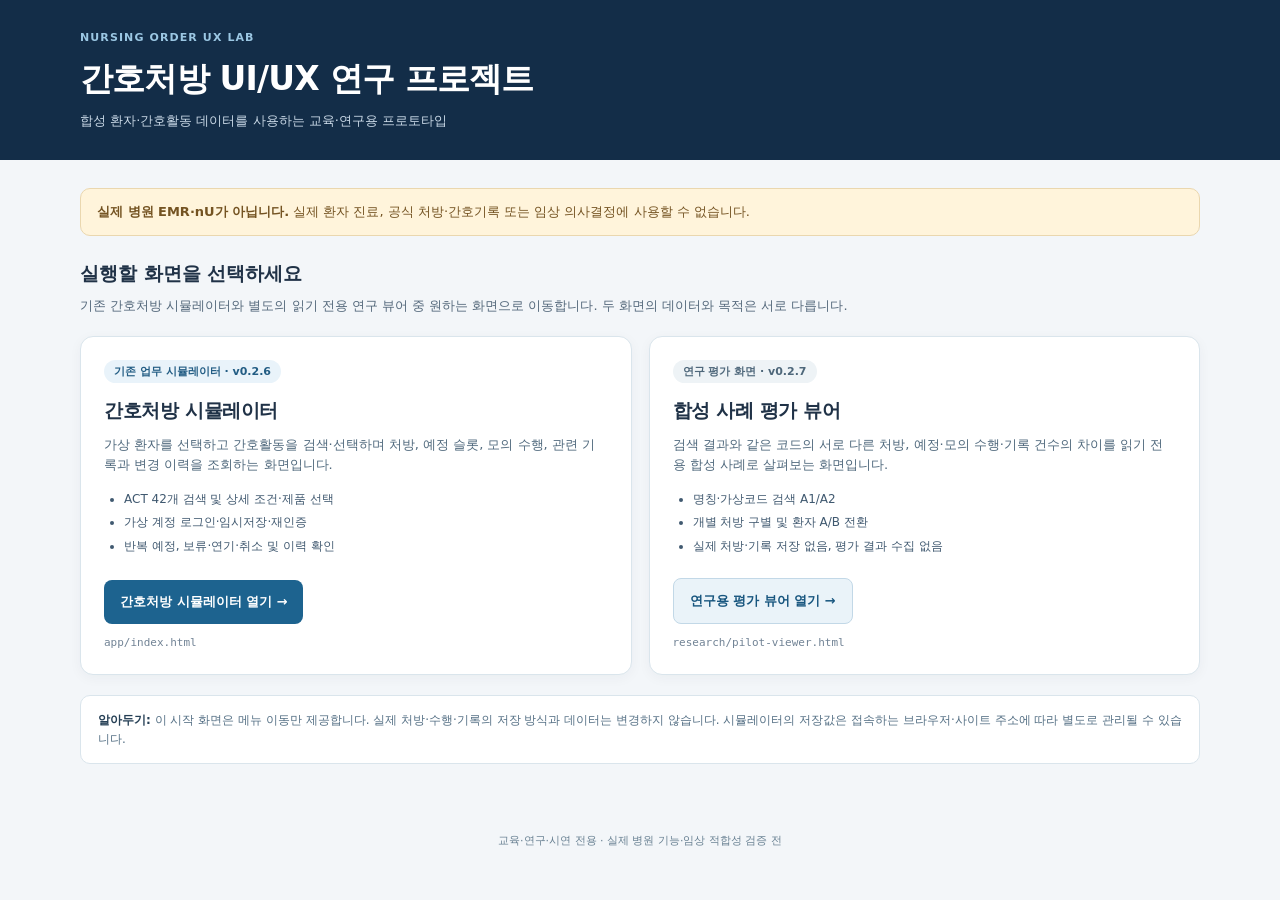
<file: index.html>
<!doctype html>
<html lang="ko">
<head>
  <meta charset="utf-8">
  <meta name="viewport" content="width=device-width, initial-scale=1">
  <meta name="color-scheme" content="light">
  <title>Nursing Order UX Lab · 시작 화면</title>
  <style>
    :root { font: 15px/1.55 system-ui,-apple-system,"Segoe UI","Malgun Gothic",sans-serif; color:#203247; background:#f3f6f9; }
    * { box-sizing:border-box; }
    body { margin:0; min-height:100vh; }
    .top { background:#132d48; color:#fff; padding:29px max(24px,calc((100% - 1120px)/2)); }
    .eyebrow { display:block; color:#9bc7e3; font-size:11px; letter-spacing:1.1px; font-weight:750; margin-bottom:7px; }
    h1,h2,p { margin:0; }
    h1 { font-size:clamp(24px,3.2vw,33px); letter-spacing:-.8px; }
    .top p { color:#cad9e7; margin-top:7px; font-size:13px; }
    main { max-width:1168px; padding:0 24px 36px; margin:28px auto; }
    .notice { border:1px solid #ead7af; color:#745322; background:#fff4db; border-radius:10px; padding:13px 16px; font-size:13px; margin-bottom:23px; }
    .intro h2 { font-size:19px; margin-bottom:7px; }
    .intro p { color:#54687b; font-size:13px; }
    .choices { display:grid; grid-template-columns:repeat(2,minmax(0,1fr)); gap:17px; margin-top:20px; }
    .card { background:#fff; border:1px solid #dae5ec; border-radius:13px; padding:23px; display:flex; flex-direction:column; align-items:flex-start; box-shadow:0 3px 13px rgba(19,45,72,.045); }
    .pill { display:inline-block; border-radius:18px; padding:3px 10px; background:#e9f3fa; color:#235d84; font-weight:750; font-size:11px; margin-bottom:13px; }
    .pill.secondary { background:#eef3f6; color:#4e677a; }
    .card h2 { font-size:19px; letter-spacing:-.35px; margin-bottom:9px; }
    .card p { font-size:13px; color:#50697d; margin-bottom:15px; }
    .card ul { margin:0 0 22px; padding-left:20px; color:#405970; font-size:12px; }
    .card li+li { margin-top:5px; }
    .link { margin-top:auto; display:inline-flex; align-items:center; justify-content:center; background:#1d638f; color:white; text-decoration:none; font-weight:750; font-size:13px; border-radius:8px; padding:12px 16px; min-height:44px; }
    .link:hover { background:#124d76; }
    .link.secondary { background:#eaf3f9; color:#18567f; border:1px solid #c2d8e7; }
    .link.secondary:hover { background:#dcecf7; }
    .link:focus-visible { outline:3px solid #f0ad30; outline-offset:3px; }
    .path { color:#718395; font:11px/1.5 ui-monospace,"Consolas",monospace; margin-top:11px; }
    .bottom { margin-top:20px; background:#fff; border:1px solid #dae5ec; border-radius:10px; padding:15px 17px; font-size:12px; color:#557085; }
    .bottom strong { color:#253f55; }
    footer { padding:4px 24px 28px; color:#688092; text-align:center; font-size:11px; }
    @media(max-width:740px) { .choices{grid-template-columns:1fr;} .top{padding:25px 24px;} main{margin-top:18px;} }
  </style>
</head>
<body>
  <header class="top">
    <span class="eyebrow">NURSING ORDER UX LAB</span>
    <h1>간호처방 UI/UX 연구 프로젝트</h1>
    <p>합성 환자·간호활동 데이터를 사용하는 교육·연구용 프로토타입</p>
  </header>
  <main>
    <div class="notice" role="note"><strong>실제 병원 EMR·nU가 아닙니다.</strong> 실제 환자 진료, 공식 처방·간호기록 또는 임상 의사결정에 사용할 수 없습니다.</div>
    <section class="intro" aria-labelledby="choose-title">
      <h2 id="choose-title">실행할 화면을 선택하세요</h2>
      <p>기존 간호처방 시뮬레이터와 별도의 읽기 전용 연구 뷰어 중 원하는 화면으로 이동합니다. 두 화면의 데이터와 목적은 서로 다릅니다.</p>
    </section>
    <nav class="choices" aria-label="프로그램 선택">
      <section class="card" aria-labelledby="sim-title">
        <span class="pill">기존 업무 시뮬레이터 · v0.2.6</span>
        <h2 id="sim-title">간호처방 시뮬레이터</h2>
        <p>가상 환자를 선택하고 간호활동을 검색·선택하며 처방, 예정 슬롯, 모의 수행, 관련 기록과 변경 이력을 조회하는 화면입니다.</p>
        <ul>
          <li>ACT 42개 검색 및 상세 조건·제품 선택</li>
          <li>가상 계정 로그인·임시저장·재인증</li>
          <li>반복 예정, 보류·연기·취소 및 이력 확인</li>
        </ul>
        <a class="link" href="app/index.html" aria-label="간호처방 시뮬레이터 v0.2.6 열기">간호처방 시뮬레이터 열기 →</a>
        <span class="path">app/index.html</span>
      </section>
      <section class="card" aria-labelledby="pilot-title">
        <span class="pill secondary">연구 평가 화면 · v0.2.7</span>
        <h2 id="pilot-title">합성 사례 평가 뷰어</h2>
        <p>검색 결과와 같은 코드의 서로 다른 처방, 예정·모의 수행·기록 건수의 차이를 읽기 전용 합성 사례로 살펴보는 화면입니다.</p>
        <ul>
          <li>명칭·가상코드 검색 A1/A2</li>
          <li>개별 처방 구별 및 환자 A/B 전환</li>
          <li>실제 처방·기록 저장 없음, 평가 결과 수집 없음</li>
        </ul>
        <a class="link secondary" href="research/pilot-viewer.html" aria-label="읽기 전용 연구용 평가 뷰어 v0.2.7 열기">연구용 평가 뷰어 열기 →</a>
        <span class="path">research/pilot-viewer.html</span>
      </section>
    </nav>
    <div class="bottom"><strong>알아두기:</strong> 이 시작 화면은 메뉴 이동만 제공합니다. 실제 처방·수행·기록의 저장 방식과 데이터는 변경하지 않습니다. 시뮬레이터의 저장값은 접속하는 브라우저·사이트 주소에 따라 별도로 관리될 수 있습니다.</div>
  </main>
  <footer>교육·연구·시연 전용 · 실제 병원 기능·임상 적합성 검증 전</footer>
</body>
</html>
</file>
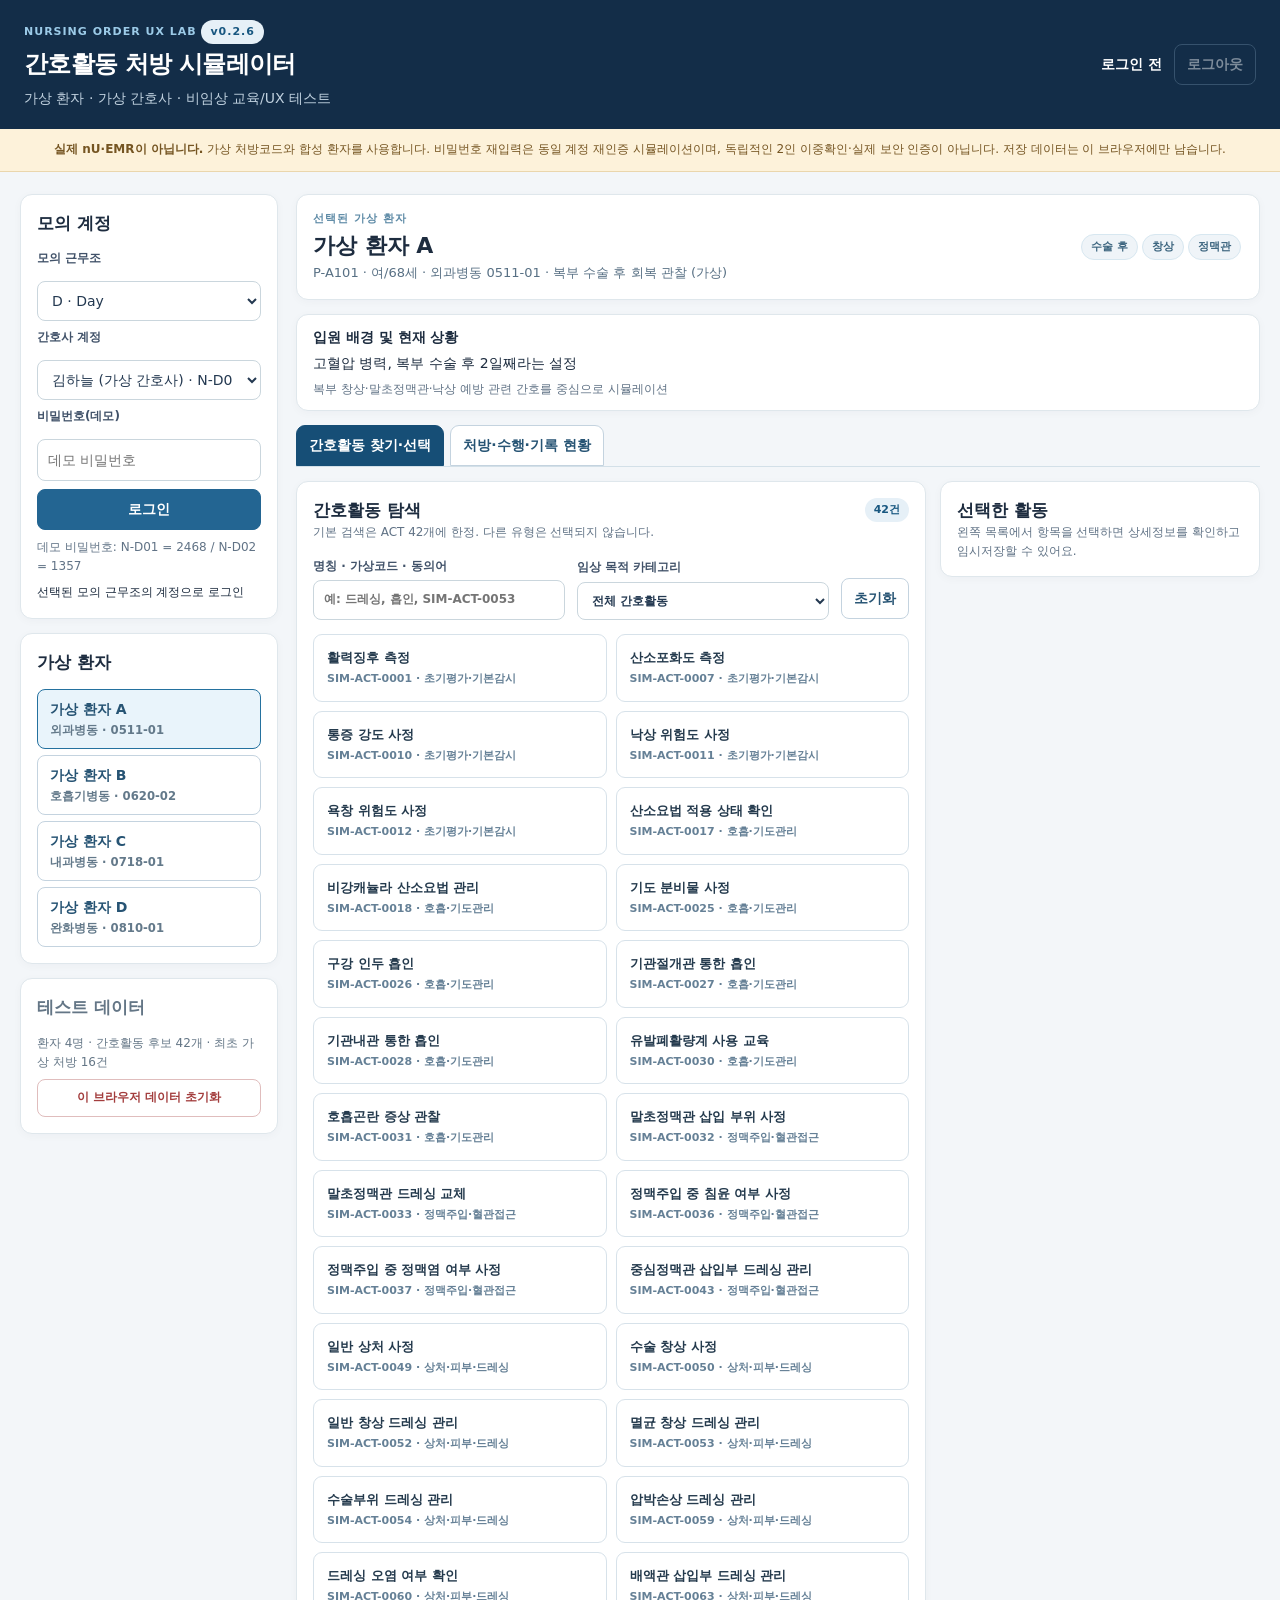
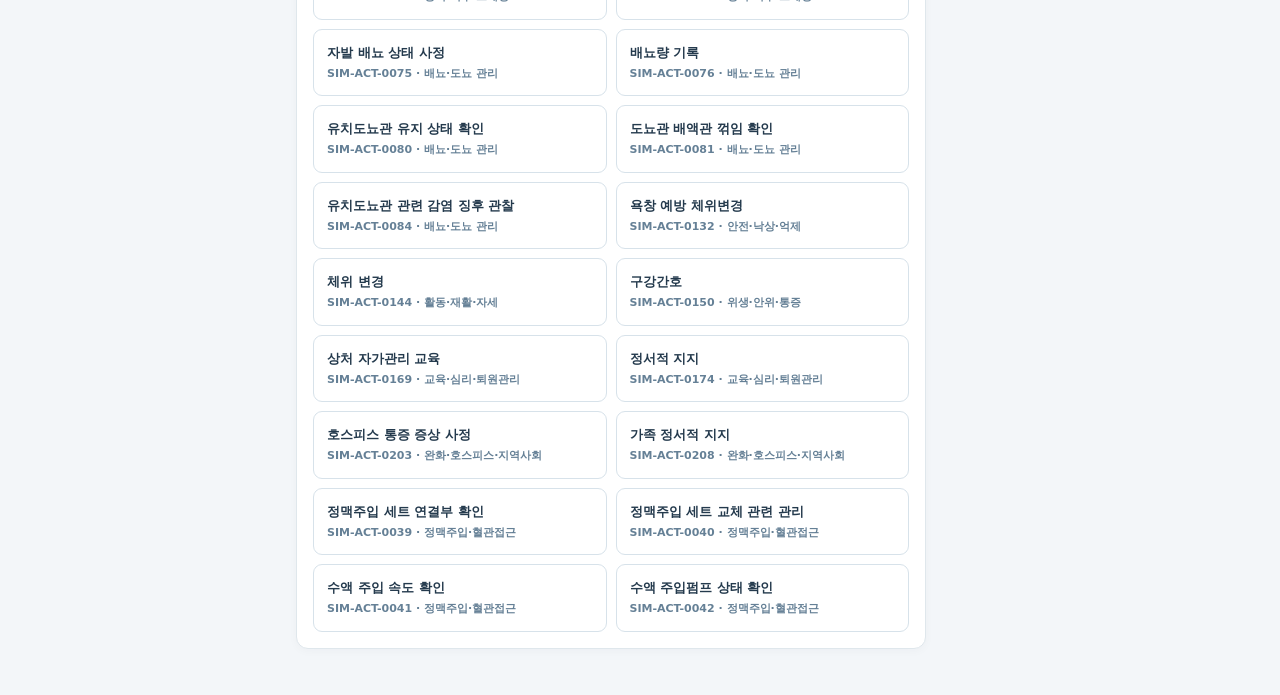
<file: app/index.html>
<!doctype html><html lang="ko"><head><meta charset="utf-8"><meta name="viewport" content="width=device-width,initial-scale=1"><title>Nursing Order UX Lab · v0.2.6</title><link rel="stylesheet" href="styles.css"></head>
<body>
<header class="top"><div><div class="eyebrow">NURSING ORDER UX LAB <span class="tag">v0.2.6</span></div><h1>간호활동 처방 시뮬레이터</h1><p>가상 환자 · 가상 간호사 · 비임상 교육/UX 테스트</p></div><div class="top-right"><strong id="session-label">로그인 전</strong><button id="logout" class="ghost" disabled>로그아웃</button></div></header>
<div class="warning"><strong>실제 nU·EMR이 아닙니다.</strong> 가상 처방코드와 합성 환자를 사용합니다. 비밀번호 재입력은 동일 계정 재인증 시뮬레이션이며, 독립적인 2인 이중확인·실제 보안 인증이 아닙니다. 저장 데이터는 이 브라우저에만 남습니다.</div>
<main class="shell">
<aside class="side">
<section class="surface" aria-labelledby="login-title"><h2 id="login-title">모의 계정</h2><label for="shift">모의 근무조</label><select id="shift"><option value="D">D · Day</option><option value="E">E · Evening</option><option value="N">N · Night</option></select><label for="account">간호사 계정</label><select id="account"></select><label for="password">비밀번호(데모)</label><input id="password" type="password" autocomplete="off" placeholder="데모 비밀번호"><button id="login" class="primary">로그인</button><p id="account-help" class="help"></p><p id="login-state" class="hint" aria-live="polite"></p></section>
<section class="surface"><h2>가상 환자</h2><div id="patient-list" class="patient-list" aria-label="가상 환자 목록"></div></section>
<section class="surface mini"><h2>테스트 데이터</h2><p>환자 4명 · 간호활동 후보 42개 · 최초 가상 처방 16건</p><button id="reset" class="danger ghost">이 브라우저 데이터 초기화</button></section>
</aside>
<section class="workspace"><div class="patient-banner surface"><div><div class="eyebrow">선택된 가상 환자</div><h2 id="patient-name"></h2><p id="patient-meta"></p></div><div id="patient-tags"></div></div>
<section class="surface patient-history" aria-label="가상 환자 병력 및 상황"><h3>입원 배경 및 현재 상황</h3><p id="patient-history"></p><p id="patient-summary" class="help"></p></section>
<nav class="tabs" aria-label="업무 단계"><button class="tab selected" id="tab-search" aria-pressed="true">간호활동 찾기·선택</button><button class="tab" id="tab-status" aria-pressed="false">처방·수행·기록 현황</button></nav>
<section id="page-search"><div class="surface"><div class="section-head"><div><h2>간호활동 탐색</h2><p class="help">기본 검색은 ACT 42개에 한정. 다른 유형은 선택되지 않습니다.</p></div><span id="result-count" class="tag"></span></div><div class="filters"><label class="grow">명칭 · 가상코드 · 동의어<input id="query" type="search" placeholder="예: 드레싱, 흡인, SIM-ACT-0053"></label><label class="grow">임상 목적 카테고리<select id="category"><option value="">전체 간호활동</option></select></label><button class="ghost" id="clear-search">초기화</button></div><div id="catalog-list" class="catalog-list"></div></div>
<div class="surface select-pane" id="select-pane"><h2>선택한 활동</h2><p class="help" id="selected-empty">왼쪽 목록에서 항목을 선택하면 상세정보를 확인하고 임시저장할 수 있어요.</p><div id="selected-detail" hidden><div id="selected-item"></div><div id="activity-detail-fields" class="activity-details" aria-label="가상 처방 세부 조건"><h3>세부 조건 · 대표 제품·기구(가상)</h3><p class="help">적용 부위·목적·빈도·방법은 개별 처방에 기록할 선택형 시뮬레이션 조건입니다. 자동 임상 추천이 아닙니다.</p><div class="detail-grid"><label>부위 / 대상<select id="detail-site"></select></label><label>목적<select id="detail-purpose"></select></label><label>빈도 / 반복<select id="detail-frequency"></select></label><label>방법 / 세트 유형<select id="detail-method"></select></label></div><label>제품·재료 카테고리<select id="detail-product-category"><option value="">전체 관련 카테고리</option></select></label><label>대표 제품·기구 용어<select id="detail-product"></select></label><p id="detail-product-info" class="help" aria-live="polite">제품은 필수 항목이 아니며 선택해도 실제 적용이 승인되는 것은 아닙니다.</p></div><div id="schedule-fields" class="activity-details" aria-label="선택형 가상 예정 정보">
 <h3>예정 시점 · 반복 조건(가상)</h3><p class="help">기존 빈도 선택과 별개의 일정입니다. 입력하지 않으면 예정 횟수는 미정이며 자동으로 수행·누락을 판정하지 않습니다.</p>
 <label for="schedule-kind">예정 유형<select id="schedule-kind"><option value="unspecified">예정 미지정 (기존 방식)</option><option value="once">일회성 · 지정 시각 1회</option><option value="interval">주기 반복 · 시작·간격·횟수</option><option value="conditional">조건부 · 발생 시 수행 검토</option></select></label>
 <label id="schedule-start-field" for="schedule-start" hidden>첫 예정 시각 (현재 브라우저 현지 시간)<input id="schedule-start" type="datetime-local" step="60"></label>
 <div id="schedule-interval-fields" class="detail-grid" hidden><label for="schedule-every">반복 간격(시간, 1~48)<input id="schedule-every" type="number" min="1" max="48" step="1" value="8"></label><label for="schedule-count">예정 횟수(2~24)<input id="schedule-count" type="number" min="2" max="24" step="1" value="3"></label></div>
 <label id="schedule-condition-field" for="schedule-condition" hidden>조건 설명(2~160자)<input id="schedule-condition" maxlength="160" placeholder="합성 사례의 관찰·수행 조건 입력"></label>
 <p class="help">예정은 시연용이며 실제 환자에게 적용할 수행 간격이나 병원 규칙을 추천하지 않습니다.</p>
 </div><label for="order-note">가상 처방 메모 (선택)</label><textarea id="order-note" rows="2" maxlength="200" placeholder="시나리오용 메모만 입력"></textarea><button id="save-draft" class="primary">현재 환자에게 임시저장</button></div></div></section>
<section id="page-status" hidden>
<details id="case-sheet-panel" class="surface case-sheet-panel" aria-label="가상 사례와 간호처방지 참고 조회"><summary>가상 Kardex · 간호처방지 보기 <small>시나리오/원본 이력 읽기 전용</small></summary>
<div class="case-sheet-content"><div class="case-kardex"><h2>가상 인계 요약 · Kardex 형식</h2><div id="case-summary"></div><p class="help">학교 실습자료의 구성 방식만 참고한 합성 사례이며, 공식 간호기록이나 실제 nU 인계지가 아닙니다.</p></div>
<div class="case-orders"><h2>간호처방지 · Order Manage 형식</h2><p class="help">간호활동(ACT)만 표시합니다. 개별 처방 ID와 활동 후보 코드는 서로 다릅니다. 의사 약물처방·검사·소모품은 이 표에 포함되지 않습니다.</p><div id="case-order-sheet"></div></div></div></details>
<div class="surface"><div class="section-head"><div><h2>처방 · 수행 · 기록</h2><p class="help">개별 처방·수행 사건·기록의 원본 ID를 확인하세요.</p></div><button id="refresh" class="ghost">다시 보기</button></div><div id="summary" class="summary"></div><div class="filters"><label>처방 상태<select id="status-filter"><option value="">전체</option><option value="draft">임시저장</option><option value="confirmed">확정</option><option value="held">보류</option><option value="cancelled">취소</option></select></label><label class="grow">처방명 · 코드 검색<input id="status-query" type="search" placeholder="현재 환자의 처방 검색"></label><label class="group-toggle" for="group-by-code"><input type="checkbox" id="group-by-code"><span>같은 가상코드 묶어 보기</span></label></div><p class="help group-help">그룹은 현재 환자·필터 결과를 화면에서만 요약합니다. 코드가 같아도 임상 조건이 동일하다는 뜻은 아닙니다. 개별 처방과 기록은 그대로 보존됩니다.</p><div id="order-list"></div></div></section>
<div id="flash" class="flash" role="status" aria-live="polite"></div></section></main>
<dialog id="confirm-modal" aria-labelledby="confirm-title"><form id="confirm-form"><h2 id="confirm-title">가상 처방 확정 전 재인증</h2><p id="confirm-summary"></p><p class="help">현재 로그인한 계정의 데모 비밀번호를 다시 입력하세요. 독립된 2차 확인자가 아닙니다.</p><label for="confirm-pin">현재 로그인 계정 비밀번호</label><input id="confirm-pin" type="password" required autocomplete="off"><p id="confirm-error" class="error" role="alert"></p><div class="dialog-actions"><button type="button" id="cancel-confirm" class="ghost">돌아가기</button><button class="primary" type="submit">재인증 후 가상 확정</button></div></form></dialog>
<dialog id="slot-change-modal" aria-labelledby="slot-change-title"><form id="slot-change-form">
 <h2 id="slot-change-title">모의 예정 변경</h2><p id="slot-change-summary" class="meta"></p>
 <p class="help">이 작업은 합성 예정의 시뮬레이션입니다. 실제 처방 취소·연기·법적 전자서명과 다릅니다. 원래 시각, 수행·기록 ID 및 감사 이력을 보존합니다.</p>
 <label for="slot-change-reason">변경 사유 (필수, 2~200자)</label><textarea id="slot-change-reason" minlength="2" maxlength="200" rows="2" required></textarea>
 <label id="slot-change-time-field" for="slot-change-time" hidden>새 예정 시각 (현재 브라우저 현지 시간)<input id="slot-change-time" type="datetime-local" step="60"></label>
 <label for="slot-change-pin">로그인된 가상 계정의 데모 비밀번호</label><input id="slot-change-pin" type="password" required autocomplete="off">
 <p id="slot-change-error" class="error" role="alert"></p>
 <div class="dialog-actions"><button type="button" id="cancel-slot-change" class="ghost">돌아가기</button><button type="submit" class="primary">변경 사유와 이력 저장</button></div>
 </form></dialog>
<script src="fixtures.js"></script><script src="activity-details.js"></script><script src="case-context.js"></script><script src="domain.js"></script><script src="order-sheet-model.js"></script><script src="app.js"></script></body></html>
</file>
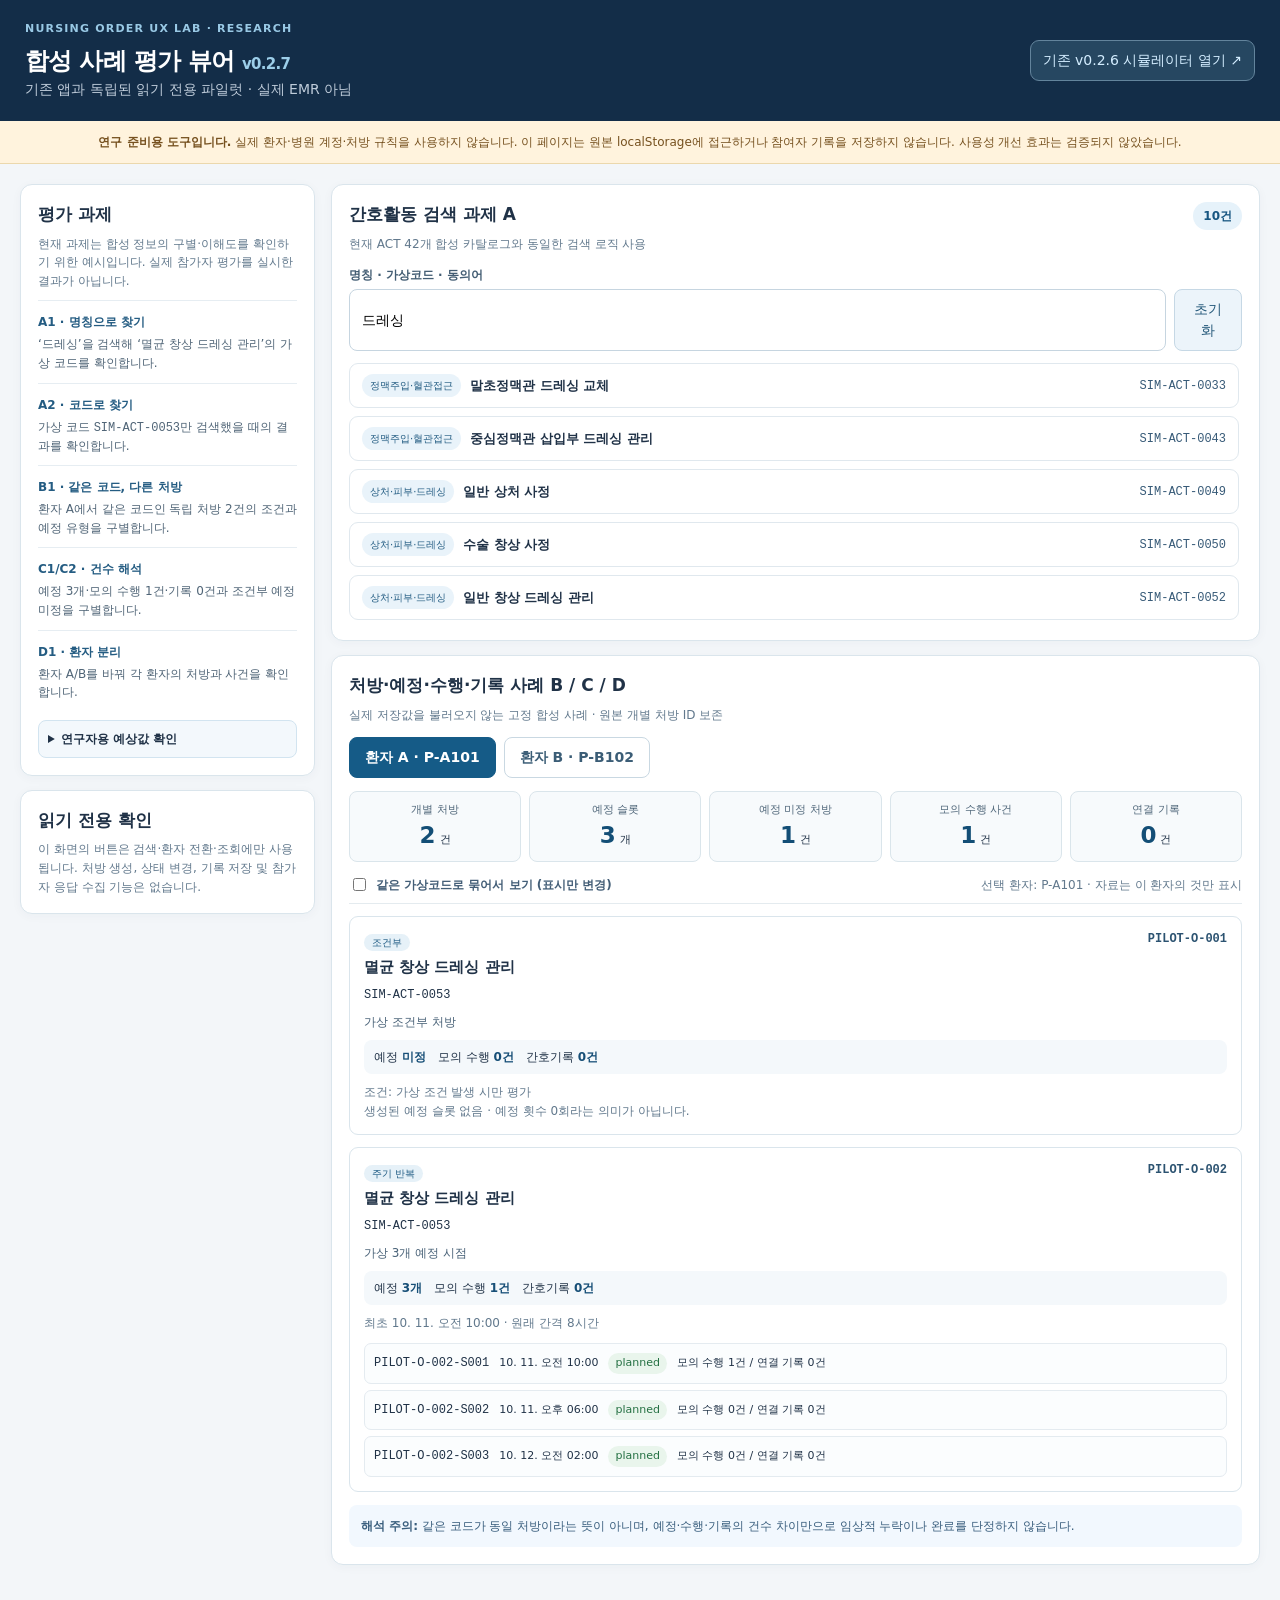
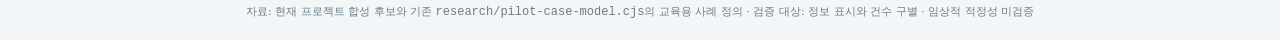
<file: research/pilot-viewer.html>
<!doctype html>
<html lang="ko">
<head><meta charset="utf-8"><meta name="viewport" content="width=device-width,initial-scale=1">
<title>Nursing Order UX · 합성 사례 평가 뷰어 v0.2.7</title>
<link rel="stylesheet" href="pilot-viewer.css"></head>
<body>
<header class="site-header"><div class="title"><span class="eyebrow">NURSING ORDER UX LAB · RESEARCH</span>
<h1>합성 사례 평가 뷰어 <span>v0.2.7</span></h1><p>기존 앱과 독립된 읽기 전용 파일럿 · 실제 EMR 아님</p></div>
<a href="../app/index.html" class="app-link">기존 v0.2.6 시뮬레이터 열기 ↗</a></header>
<div class="banner" role="note"><strong>연구 준비용 도구입니다.</strong> 실제 환자·병원 계정·처방 규칙을 사용하지 않습니다. 이 페이지는 원본 localStorage에 접근하거나 참여자 기록을 저장하지 않습니다. 사용성 개선 효과는 검증되지 않았습니다.</div>
<main class="layout">
<aside class="side">
<section class="card"><h2>평가 과제</h2><p class="hint">현재 과제는 합성 정보의 구별·이해도를 확인하기 위한 예시입니다. 실제 참가자 평가를 실시한 결과가 아닙니다.</p>
<div class="task"><b>A1 · 명칭으로 찾기</b><p>‘드레싱’을 검색해 ‘멸균 창상 드레싱 관리’의 가상 코드를 확인합니다.</p></div>
<div class="task"><b>A2 · 코드로 찾기</b><p>가상 코드 <code>SIM-ACT-0053</code>만 검색했을 때의 결과를 확인합니다.</p></div>
<div class="task"><b>B1 · 같은 코드, 다른 처방</b><p>환자 A에서 같은 코드인 독립 처방 2건의 조건과 예정 유형을 구별합니다.</p></div>
<div class="task"><b>C1/C2 · 건수 해석</b><p>예정 3개·모의 수행 1건·기록 0건과 조건부 예정 미정을 구별합니다.</p></div>
<div class="task"><b>D1 · 환자 분리</b><p>환자 A/B를 바꿔 각 환자의 처방과 사건을 확인합니다.</p></div>
<details class="answer"><summary>연구자용 예상값 확인</summary>
<p>A1: SIM-ACT-0053. A2: 정확 코드 검색 결과 1건. B1: PILOT-O-001(조건부), PILOT-O-002(3회 예정). C1: 예정 3·모의 수행 1·기록 0이며 누락 판정 불가. C2: 조건부 예정 횟수는 미정. D1: A 처방 2건, B 처방 1건.</p>
</details></section>
<section class="card"><h2>읽기 전용 확인</h2><p class="hint">이 화면의 버튼은 검색·환자 전환·조회에만 사용됩니다. 처방 생성, 상태 변경, 기록 저장 및 참가자 응답 수집 기능은 없습니다.</p></section>
</aside>
<div class="work">
<section class="card"><div class="heading"><div><h2>간호활동 검색 과제 A</h2><p class="hint">현재 ACT 42개 합성 카탈로그와 동일한 검색 로직 사용</p></div><span id="search-count" class="counter">0건</span></div>
<label class="search-label" for="pilot-query">명칭 · 가상코드 · 동의어</label>
<div class="search-row"><input id="pilot-query" type="search" placeholder="드레싱 또는 SIM-ACT-0053 입력" value="드레싱"><button id="clear-search" type="button">초기화</button></div>
<div id="search-results" class="results" aria-live="polite"></div>
</section>
<section class="card"><div class="heading"><div><h2>처방·예정·수행·기록 사례 B / C / D</h2><p class="hint">실제 저장값을 불러오지 않는 고정 합성 사례 · 원본 개별 처방 ID 보존</p></div></div>
<div class="patient-switch" role="group" aria-label="합성 환자 변경">
<button type="button" data-pilot-patient="P-A101" aria-pressed="true">환자 A · P-A101</button>
<button type="button" data-pilot-patient="P-B102" aria-pressed="false">환자 B · P-B102</button>
</div>
<div class="metrics" id="pilot-metrics"></div>
<div class="toolbar"><label class="check"><input id="group-by-code" type="checkbox"> 같은 가상코드로 묶어서 보기 (표시만 변경)</label><span id="patient-context" class="hint"></span></div>
<div id="pilot-orders" class="orders" aria-live="polite"></div>
<p class="safety"><strong>해석 주의:</strong> 같은 코드가 동일 처방이라는 뜻이 아니며, 예정·수행·기록의 건수 차이만으로 임상적 누락이나 완료를 단정하지 않습니다.</p>
</section>
</div></main>
<footer>자료: 현재 프로젝트 합성 후보와 기존 <code>research/pilot-case-model.cjs</code>의 교육용 사례 정의 · 검증 대상: 정보 표시와 건수 구별 · 임상적 적정성 미검증</footer>
<div id="viewer-error" class="failure" hidden role="alert"></div>
<script src="../app/fixtures.js"></script>
<script src="../app/activity-details.js"></script>
<script src="../app/domain.js"></script>
<script src="pilot-viewer-model.js"></script>
<script src="pilot-viewer-ui.js"></script>
</body></html>
</file>
<file: app/styles.css>
:root{font:14px/1.48 system-ui,-apple-system,'Segoe UI','Malgun Gothic',sans-serif;color:#1d2c3f;background:#f3f6f9}*{box-sizing:border-box}body{margin:0}button,input,textarea,select{font:inherit}button{cursor:pointer}button:disabled{cursor:not-allowed;opacity:.45}h1,h2,h3,p{margin:0}h1{font-size:24px;letter-spacing:-.7px}h2{font-size:17px}h3{font-size:14px}p{line-height:1.55}.top{background:#132d48;color:#fff;padding:20px max(24px,calc((100% - 1400px)/2));display:flex;justify-content:space-between;align-items:center;gap:15px}.top p{color:#c0d1df;margin-top:5px}.top-right{display:flex;align-items:center;gap:12px}.eyebrow{color:#5d8aa6;font-size:11px;letter-spacing:1px;font-weight:800;margin-bottom:3px}.top .eyebrow{color:#9ccbe8}.tag{background:#e6f0f7;color:#185780;padding:4px 9px;border-radius:20px;font-size:11px;font-weight:700;display:inline-block}.warning{background:#fdf2da;border-bottom:1px solid #ead6ad;padding:12px 24px;text-align:center;font-size:12px;color:#755522}.shell{max-width:1400px;margin:22px auto;padding:0 20px;display:grid;grid-template-columns:258px minmax(0,1fr);gap:18px}.side,.workspace{display:flex;flex-direction:column;gap:14px;min-width:0}.surface{background:#fff;border:1px solid #dfe7ec;border-radius:12px;padding:16px;box-shadow:0 2px 10px rgba(19,45,72,.03)}.side .surface{display:flex;flex-direction:column;gap:8px}.side .surface h2{margin-bottom:6px}label{font-weight:650;font-size:12px;color:#415269;display:block}input,select,textarea{width:100%;border:1px solid #cad6dd;border-radius:8px;background:#fff;color:#243951;padding:10px;margin-top:5px;min-width:0}input:focus,select:focus,textarea:focus{outline:2px solid #3c83b8;outline-offset:1px}button{border:1px solid #c4d3df;color:#275474;border-radius:8px;background:#fff;padding:9px 12px;font-weight:700}button:hover:not(:disabled){border-color:#3b7fb2;background:#eef7fc}.primary{background:#236592;color:#fff;border-color:#236592}.primary:hover:not(:disabled){background:#155074;color:#fff}.ghost{background:transparent}.top .ghost{color:#fff;border-color:#62809a}.danger{color:#a33d3d;border-color:#e0bdbd}.help{font-size:12px;color:#617386}.hint{font-size:12px;min-height:17px}.error{font-size:12px;color:#a62323}.patient-list{display:flex;flex-direction:column;gap:6px}.patient-btn{text-align:left;width:100%;display:flex;flex-direction:column;gap:2px}.patient-btn small{color:#63798a}.patient-btn.active{border-color:#24719f;background:#e9f4fb}.mini{font-size:12px;color:#647686}.patient-banner{display:flex;justify-content:space-between;align-items:center;gap:18px}.patient-banner h2{font-size:22px}.patient-banner p{color:#587084;font-size:13px}.chip{display:inline-block;background:#eff4f8;color:#3b647e;border:1px solid #d7e7f0;border-radius:20px;padding:4px 9px;margin:2px;font-size:11px;font-weight:650}.patient-history{padding:12px 16px}.patient-history p{margin-top:5px}.tabs{display:flex;gap:6px;border-bottom:1px solid #d3e0e8}.tab{border-radius:9px 9px 0 0}.tab.selected{background:#164e76;color:white;border-color:#164e76}.section-head{display:flex;justify-content:space-between;align-items:start;gap:20px;margin-bottom:16px}.filters{display:flex;gap:12px;align-items:end;flex-wrap:wrap;margin-bottom:14px}.filters label{min-width:160px}.filters .grow{flex:1}.filters button{margin-bottom:1px}.catalog-list{display:grid;grid-template-columns:repeat(2,minmax(0,1fr));gap:9px}.catalog-item{border:1px solid #d7e2ea;border-radius:9px;text-align:left;padding:13px;display:flex;flex-direction:column;gap:4px;min-width:0}.catalog-item strong{color:#243a4d;font-size:13px}.catalog-item small{color:#658096;font-size:11px}.catalog-item.selected{border-color:#2474a0;background:#eff8fe}#page-search{display:grid;grid-template-columns:minmax(0,1fr) 320px;gap:14px;align-items:start}#page-status{min-width:0}#selected-item{background:#f3f8fb;border-radius:8px;padding:12px;margin:12px 0}#selected-detail label{margin:10px 0 4px}#save-draft{margin-top:10px;width:100%}.summary{display:grid;grid-template-columns:repeat(4,1fr);gap:8px;margin-bottom:16px}.metric{background:#f2f7fb;border-radius:8px;padding:12px}.metric strong{font-size:20px;display:block;color:#22597f}.metric span{font-size:11px;color:#627c92}.order-card{border:1px solid #d8e2e8;border-radius:9px;margin:10px 0;padding:13px}.order-top{display:flex;justify-content:space-between;gap:12px;align-items:start;flex-wrap:wrap}.order-title{font-size:15px;font-weight:750}.code{font-family:ui-monospace,Consolas,monospace;font-size:11px;color:#6e7f92;overflow-wrap:anywhere}.meta{font-size:12px;color:#65768a;margin:6px 0}.badge{border-radius:20px;padding:3px 8px;background:#e9f1fa;color:#345f88;font-weight:700;font-size:11px}.badge.draft{background:#fff1c7;color:#805a00}.badge.held{background:#f3ecff;color:#705093}.badge.cancelled{background:#f3edf0;color:#845968}.statsline{display:flex;gap:10px;margin:10px 0;color:#455d70;font-size:12px}.statsline b{font-weight:800}.order-actions{display:flex;gap:7px;flex-wrap:wrap}.order-card details{margin-top:10px;border-top:1px dashed #d6e1e8;padding-top:10px}.order-card summary{font-size:12px;color:#27638d;font-weight:700;cursor:pointer}.event{border-left:3px solid #d7e5ee;margin:7px 0;padding:4px 8px;color:#43576d;font-size:12px}.event small{display:block;color:#70869b}.record-box{display:flex;gap:7px;align-items:end;margin-top:10px}.record-box input{margin-top:0;flex:1}.record-box button{flex:none}.flash{min-height:10px;color:#1d6c49;font-weight:650;font-size:12px}.flash.error{color:#a52b2b}dialog{border:1px solid #d6e1e8;border-radius:14px;max-width:430px;width:calc(100% - 28px);padding:24px;box-shadow:0 30px 70px #132d4833}dialog::backdrop{background:#132d4899}dialog form{display:flex;flex-direction:column;gap:13px}dialog p{font-size:13px}.dialog-actions{display:flex;justify-content:flex-end;gap:8px}.empty{padding:24px;text-align:center;color:#788b9d;background:#f7fafc;border-radius:8px}@media(max-width:980px){.shell{grid-template-columns:205px minmax(0,1fr)}#page-search{grid-template-columns:1fr}.catalog-list{grid-template-columns:1fr 1fr}}@media(max-width:690px){.top{padding:17px;align-items:start}.top-right{flex-direction:column}.warning{text-align:left}.shell{grid-template-columns:1fr;padding:0 12px;margin:12px auto}.side{display:grid;grid-template-columns:1fr 1fr}.side .mini{grid-column:1/-1}.catalog-list{grid-template-columns:1fr}.summary{grid-template-columns:repeat(2,1fr)}.patient-banner{align-items:start;flex-direction:column}.filters{flex-direction:column;align-items:stretch}.filters label{width:100%}.section-head{flex-wrap:wrap}}@media(max-width:400px){.side{grid-template-columns:1fr}.top h1{font-size:19px}}
[hidden]{display:none!important}

/* v0.2.1: Optional presentation-only grouping; previous individual list is default. */
.group-toggle{display:flex;align-items:center;gap:8px;padding:8px 10px;border-radius:8px;border:1px solid #cad6dd;background:#f4f8fb;white-space:nowrap}
.group-toggle input{width:17px;height:17px;margin:0}
.group-help{margin:-6px 0 11px}
.order-group{border:1px solid #c9dce8;border-radius:10px;margin:11px 0;background:#f9fcff;padding:12px}
.order-group>summary{cursor:pointer;list-style-position:inside;color:#1e587f}
.group-head{display:flex;align-items:center;justify-content:space-between;gap:8px;flex-wrap:wrap}
.group-title{font-weight:750;font-size:14px}
.group-title small{font:11px ui-monospace,Consolas,monospace;color:#64798e;margin-left:6px}
.group-counts{font-size:12px;color:#35536e}
.group-status{display:block;font-size:11px;color:#647889;margin-top:6px}
.order-group>p{margin:10px 2px;color:#8b5c12}
.order-group>.order-card{background:white;margin:10px 0}

/* v0.2.2: Optional synthetic Kardex and read-only order sheet. No state persistence or UI contract dependency. */
.case-sheet-panel{padding:0;overflow:hidden}
.case-sheet-panel>summary{padding:15px 16px;font-size:15px;font-weight:750;color:#285978;cursor:pointer}
.case-sheet-panel>summary small{font-weight:500;font-size:11px;color:#718597;margin-left:8px}
.case-sheet-panel[open]>summary{border-bottom:1px solid #dce6ee;background:#f6fafc}
.case-sheet-content{padding:16px;display:flex;flex-direction:column;gap:18px}
.case-sheet-content h2{font-size:15px;margin-bottom:7px}
.case-kardex{padding:14px;border:1px solid #d7e4eb;background:#f7fafd;border-radius:9px}
.case-kardex ul{margin:5px 0 10px;padding-left:20px;display:grid;gap:4px}
.case-kardex li{font-size:12px;line-height:1.6}
.case-kardex p{font-size:12px}
.case-title{font-weight:750}
.case-subhead{margin:12px 0 3px;font-size:12px;font-weight:800;color:#426a86}
.case-orders>p{margin-bottom:9px}
.sheet-group{border:1px solid #d9e5ed;border-radius:9px;margin:12px 0;overflow:hidden}
.sheet-group-heading{padding:11px;display:flex;justify-content:space-between;gap:8px;flex-wrap:wrap;background:#edf5fa;color:#305d7c;font-size:12px}
.sheet-group-heading span{font-size:11px;color:#526c80}
.sheet-scroll{width:100%;overflow-x:auto}
.sheet-table{border-collapse:collapse;min-width:900px;width:100%;font-size:11px}
.sheet-table th,.sheet-table td{padding:9px 8px;border:1px solid #e0e8ee;vertical-align:top;text-align:left}
.sheet-table th{color:#536b7e;background:#f8fbfd;font-weight:700;white-space:nowrap}
.sheet-table tbody tr:nth-child(even){background:#f8fafc}
.sheet-table .code{white-space:nowrap}
.sheet-category{display:block;color:#637a8c;font-size:10px;margin-top:2px}

/* v0.2.3: structured educational activity details; no automatic clinical selection */
.activity-details{padding:12px;background:#f7fbfe;border:1px solid #d4e5f0;border-radius:9px;margin:10px 0}
.activity-details h3{font-size:13px;margin-bottom:4px}
.activity-details .help{margin-bottom:5px}
.detail-grid{display:grid;grid-template-columns:repeat(2,minmax(0,1fr));gap:8px}
.detail-grid label{min-width:0}
.activity-details select{max-width:100%}
#detail-product-info a{margin-left:4px;text-decoration:underline}
.order-details{display:flex;flex-wrap:wrap;gap:5px}
.detail-pill{padding:3px 7px;border:1px solid #e0e6ed;border-radius:5px;background:#f8fafb;color:#38566d;font-size:11px}
.detail-pill b{color:#65788a;margin-right:4px}
.detail-preview{margin-top:8px}.detail-legacy{font-size:11px;color:#8a7780}
.detail-record{margin-top:6px}
@media(max-width:470px){.detail-grid{grid-template-columns:1fr}}

/* v0.2.4: product grouping/filter controls, presentation only. */
#detail-product-category{background:#f2f8fc;font-weight:650}
#detail-product optgroup{font-weight:700;color:#345f76}
#detail-product option{font-weight:400}

/* v0.2.5: compact, read-only schedule-to-execution projection. */
.summary{grid-template-columns:repeat(auto-fit,minmax(115px,1fr))}
.schedule-summary{margin-top:11px;padding:8px 10px;border-radius:7px;background:#f2f7fa;color:#365c76;font-size:12px;font-weight:700}
.schedule-slots{display:grid;gap:5px;margin-top:7px}
.schedule-slot{border:1px solid #d9e5ed;border-radius:7px;padding:8px;display:flex;flex-wrap:wrap;align-items:center;gap:8px;font-size:11px}
.schedule-slot .code{font-size:10px}
.schedule-slot button{padding:5px 8px;font-size:11px;margin-left:auto}
#schedule-fields input{margin-top:5px}
#schedule-start-field,#schedule-condition-field{margin-top:9px}
#schedule-interval-fields{margin-top:9px}
@media(max-width:690px){.summary{grid-template-columns:repeat(2,minmax(0,1fr))}.schedule-slot button{margin-left:0}}

/* v0.2.6: explicit slot-level demo actions and readable non-destructive history. */
.slot-actions{display:inline-flex;gap:5px;flex-wrap:wrap;margin-left:auto}
.slot-actions button{border-color:#adc7d8;background:#f7fbfd;color:#315f79}
.slot-actions button[data-slot-change="cancel"]{color:#934d4d;border-color:#dec0c0}
.schedule-slot b{font-size:11px;color:#375e77}
.schedule-slot:has(.slot-actions) {background:#fcfdff}
#slot-change-modal form{gap:10px}
#slot-change-modal{max-width:470px}
@media(max-width:690px){.slot-actions{margin-left:0}}
</file>
<file: research/pilot-viewer.css>
:root{font:14px/1.5 system-ui,-apple-system,"Segoe UI","Malgun Gothic",sans-serif;background:#f3f6f9;color:#203247}*{box-sizing:border-box}body{margin:0}button,input{font:inherit}button{cursor:pointer}h1,h2,h3,p{margin:0}h1{font-size:24px;letter-spacing:-.7px}h2{font-size:17px}h3{font-size:15px}p{line-height:1.55}code{font:12px/1.5 ui-monospace,Consolas,monospace;overflow-wrap:anywhere}.site-header{background:#132d48;color:white;display:flex;justify-content:space-between;align-items:center;padding:21px max(25px,calc((100% - 1440px)/2));gap:14px}.site-header p{color:#bfccda}.site-header h1 span{font-size:15px;color:#9ccee9}.eyebrow{display:block;font-size:11px;color:#99c9e5;letter-spacing:1.2px;font-weight:700;margin-bottom:5px}.app-link{color:#d3edff;text-decoration:none;background:#264761;border:1px solid #63849c;border-radius:9px;padding:9px 12px;white-space:nowrap}.app-link:hover{background:#3a637e}.banner{padding:12px 24px;text-align:center;background:#fff3dd;color:#76511f;font-size:12px;border-bottom:1px solid #ebd8ad}.layout{max-width:1480px;margin:20px auto;padding:0 20px;display:grid;grid-template-columns:295px minmax(0,1fr);gap:16px}.side,.work{display:flex;flex-direction:column;gap:14px;min-width:0}.card{background:white;border:1px solid #dae5ec;border-radius:12px;padding:17px;box-shadow:0 2px 11px rgba(28,53,78,.035)}.card h2{margin-bottom:7px}.hint{font-size:12px;color:#62798d}.task{border-top:1px solid #e6edf2;padding:10px 0}.task:first-of-type{margin-top:10px}.task b{font-size:12px;color:#245c82}.task p{font-size:12px;color:#506577;margin-top:3px}.answer{font-size:12px;background:#f3f8fc;border:1px solid #d2e4f0;border-radius:8px;padding:9px;margin-top:8px}.answer summary{cursor:pointer;font-weight:700}.answer p{margin-top:8px;color:#435c70}.heading{display:flex;justify-content:space-between;gap:12px;align-items:flex-start;margin-bottom:13px}.counter{border-radius:18px;color:#175681;background:#e6f2fa;padding:5px 10px;font-size:12px;font-weight:700}.search-label{display:block;color:#435d73;font-weight:700;font-size:12px;margin-bottom:5px}.search-row{display:flex;gap:8px}.search-row input{width:100%;min-width:0;padding:10px 12px;border-radius:8px;border:1px solid #c6d5e0}.search-row button{background:#ecf4fa;border:1px solid #c6d8e5;border-radius:8px;padding:9px 14px;color:#25597a}.results{max-height:260px;overflow:auto;display:grid;gap:8px;margin-top:12px;padding-right:3px}.search-item{border:1px solid #e0e8ee;border-radius:9px;padding:10px 12px;display:flex;align-items:center;gap:9px;flex-wrap:wrap}.search-item strong{font-size:13px}.search-item code{margin-left:auto;color:#385b78}.category{font-size:10px;color:#245d83;background:#e9f3fa;padding:4px 8px;border-radius:12px}.empty{padding:14px;color:#6e7c8b}.patient-switch{display:flex;gap:8px;flex-wrap:wrap;margin-top:5px}.patient-switch button{padding:9px 15px;border-radius:8px;border:1px solid #c9d8e2;background:white;color:#3b5d76;font-weight:700}.patient-switch button[aria-pressed=true]{background:#155b87;color:white;border-color:#155b87}.metrics{display:grid;grid-template-columns:repeat(5,minmax(105px,1fr));gap:8px;margin:13px 0}.metric{background:#f7fafc;border:1px solid #dae5eb;border-radius:8px;text-align:center;padding:10px 6px}.metric span{display:block;font-size:11px;color:#50677a}.metric strong{font-size:23px;color:#134e76;line-height:1.4}.metric small{font-size:11px;margin-left:4px}.toolbar{display:flex;align-items:center;justify-content:space-between;gap:8px;flex-wrap:wrap;padding-bottom:9px;border-bottom:1px solid #e4ebef}.check{display:flex;align-items:center;gap:7px;font-size:12px;font-weight:650;color:#435e77}.check input{accent-color:#1d6593}.orders{display:grid;gap:12px;padding-top:12px}.order{border:1px solid #dae5ec;border-radius:9px;padding:14px;background:#fff;min-width:0}.order-head{display:flex;justify-content:space-between;gap:12px;align-items:flex-start}.order-head h3{margin:4px 0}.tag{font-size:10px;color:#215d85;background:#e6f1f8;border-radius:20px;padding:3px 8px}.identity{font:12px/1.4 ui-monospace,Consolas,monospace;color:#2c5371;font-weight:700}.note{font-size:12px;margin:9px 0;color:#486177}.order-summary{display:flex;gap:12px;flex-wrap:wrap;background:#f4f8fb;border-radius:8px;padding:8px 10px;margin:9px 0;font-size:12px}.order-summary b{color:#174f77}.slots{list-style:none;padding:0;margin:10px 0 0;display:grid;gap:6px}.slots li{padding:9px;background:#fbfdfe;border:1px solid #e4ebf0;border-radius:7px;display:flex;gap:10px;align-items:center;flex-wrap:wrap;font-size:11px}.slot-state{background:#e9f5ec;color:#247042;padding:2px 7px;border-radius:12px}.pilot-group{border:1px solid #c4dce9;border-radius:10px;padding:12px;background:#f6fbff}.pilot-group summary{cursor:pointer;display:flex;align-items:center;gap:10px;flex-wrap:wrap;font-size:12px}.pilot-group summary span{margin-left:auto;color:#49677c}.pilot-group>.order{margin-top:12px}.safety{background:#f2f8fe;color:#395e7d;padding:12px;border-radius:8px;margin-top:13px;font-size:12px}footer{padding:18px 24px;color:#6a7c89;font-size:11px;text-align:center}.failure{margin:12px auto;padding:15px;background:#ffe8e8;color:#8e2525;max-width:1000px;border-radius:8px}@media(max-width:1050px){.metrics{grid-template-columns:repeat(3,minmax(0,1fr))}.layout{grid-template-columns:235px minmax(0,1fr)}}@media(max-width:760px){.site-header{flex-direction:column;align-items:flex-start}.layout{grid-template-columns:1fr}.metrics{grid-template-columns:repeat(2,minmax(0,1fr))}.search-item code{margin-left:0}.site-header h1{font-size:21px}}
</file>
